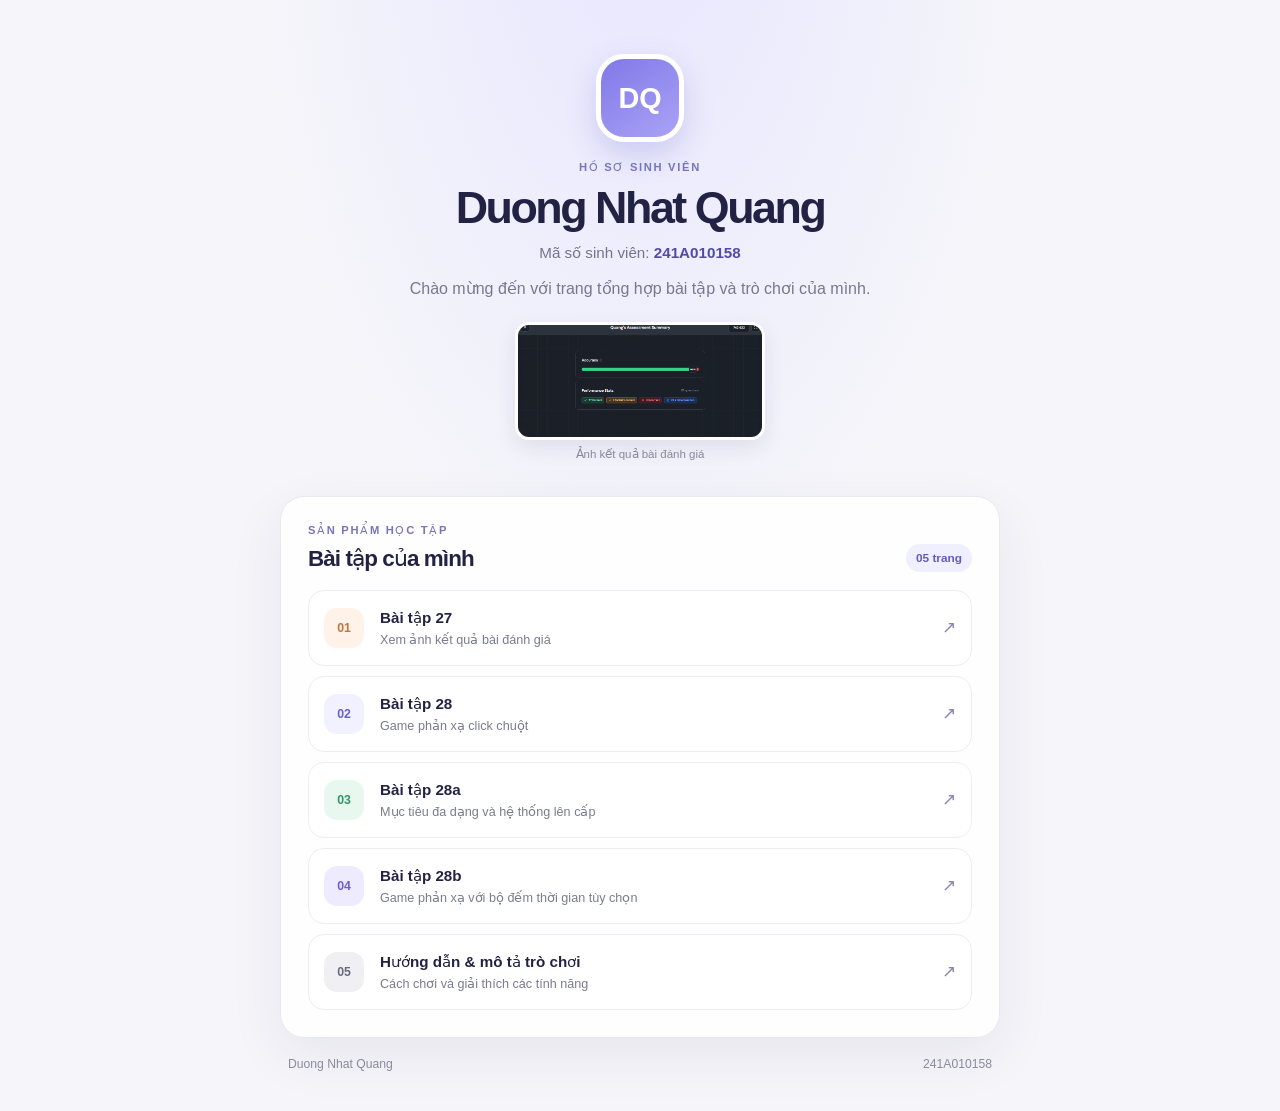
<file: index.html>
<!doctype html>
<html lang="vi">
  <head>
    <meta charset="UTF-8" />
    <meta name="viewport" content="width=device-width, initial-scale=1.0" />
    <meta
      name="description"
      content="Trang chủ bài tập web của Duong Nhat Quang, sinh viên 241A010158."
    />
    <title>Duong Nhat Quang | Bài tập Web</title>
    <link rel="stylesheet" href="home.css" />
  </head>
  <body>
    <main class="portfolio">
      <header class="profile">
        <div class="profile__avatar" aria-hidden="true">DQ</div>
        <p class="profile__eyebrow">HỒ SƠ SINH VIÊN</p>
        <h1>Duong Nhat Quang</h1>
        <p class="profile__id">Mã số sinh viên: <strong>241A010158</strong></p>
        <p class="profile__intro">
          Chào mừng đến với trang tổng hợp bài tập và trò chơi của mình.
        </p>
        <figure class="profile__result">
          <img
            src="assets/bt27-result.png"
            alt="Ảnh kết quả bài đánh giá do Quang cung cấp"
          />
          <figcaption>Ảnh kết quả bài đánh giá</figcaption>
        </figure>
      </header>

      <section class="projects" aria-labelledby="projects-heading">
        <div class="section-heading">
          <div>
            <p class="section-heading__eyebrow">SẢN PHẨM HỌC TẬP</p>
            <h2 id="projects-heading">Bài tập của mình</h2>
          </div>
          <span class="project-count">05 trang</span>
        </div>

        <nav class="project-list" aria-label="Điều hướng bài tập">
          <a class="project-card project-card--warm" href="241A010158bt27.html">
            <span class="project-card__number">01</span>
            <span class="project-card__copy">
              <strong>Bài tập 27</strong>
              <span>Xem ảnh kết quả bài đánh giá</span>
            </span>
            <span class="project-card__arrow" aria-hidden="true">↗</span>
          </a>
          <a class="project-card" href="241A010158bt28.html">
            <span class="project-card__number">02</span>
            <span class="project-card__copy">
              <strong>Bài tập 28</strong>
              <span>Game phản xạ click chuột</span>
            </span>
            <span class="project-card__arrow" aria-hidden="true">↗</span>
          </a>
          <a class="project-card project-card--green" href="241A010158bt28a.html">
            <span class="project-card__number">03</span>
            <span class="project-card__copy">
              <strong>Bài tập 28a</strong>
              <span>Mục tiêu đa dạng và hệ thống lên cấp</span>
            </span>
            <span class="project-card__arrow" aria-hidden="true">↗</span>
          </a>
          <a class="project-card project-card--purple" href="241A010158bt28b.html">
            <span class="project-card__number">04</span>
            <span class="project-card__copy">
              <strong>Bài tập 28b</strong>
              <span>Game phản xạ với bộ đếm thời gian tùy chọn</span>
            </span>
            <span class="project-card__arrow" aria-hidden="true">↗</span>
          </a>
          <a class="project-card project-card--quiet" href="huong-dan.html">
            <span class="project-card__number">05</span>
            <span class="project-card__copy">
              <strong>Hướng dẫn &amp; mô tả trò chơi</strong>
              <span>Cách chơi và giải thích các tính năng</span>
            </span>
            <span class="project-card__arrow" aria-hidden="true">↗</span>
          </a>
        </nav>
      </section>

      <footer class="portfolio__footer">
        <span>Duong Nhat Quang</span>
        <span>241A010158</span>
      </footer>
    </main>
  </body>
</html>
</file>
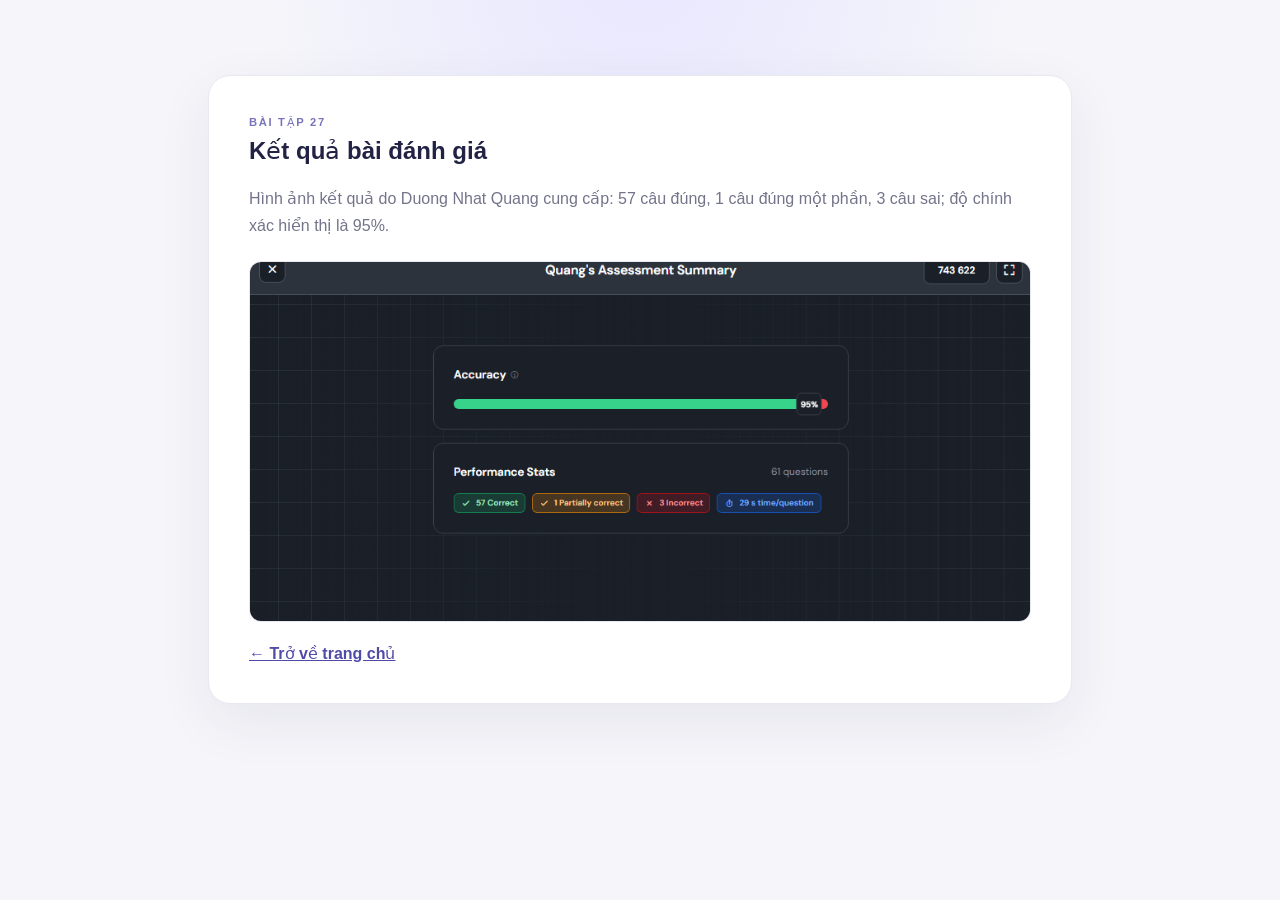
<file: 241A010158bt27.html>
<!doctype html>
<html lang="vi">
  <head>
    <meta charset="UTF-8" />
    <meta name="viewport" content="width=device-width, initial-scale=1.0" />
    <meta name="description" content="Ảnh kết quả bài tập 27 của Duong Nhat Quang." />
    <title>Bài tập 27 | Duong Nhat Quang</title>
    <link rel="stylesheet" href="home.css" />
    <style>
      .result-page {
        width: min(100%, 900px);
        margin: 35px auto;
        padding: 0 18px;
      }
      .result-card {
        padding: clamp(18px, 5vw, 40px);
        border: 1px solid #e8e8f1;
        border-radius: 22px;
        background: #fff;
        box-shadow: 0 18px 55px rgb(38 38 75 / 7%);
      }
      .result-card h1 { margin-top: 0; }
      .result-card img {
        display: block;
        width: 100%;
        height: auto;
        margin-top: 22px;
        border: 1px solid #e7e7ef;
        border-radius: 12px;
      }
      .result-note { color: #73748a; line-height: 1.7; }
      .back-link { display: inline-block; margin-top: 22px; color: #514ba8; font-weight: 700; }
    </style>
  </head>
  <body>
    <main class="result-page">
      <article class="result-card">
        <p class="section-heading__eyebrow">BÀI TẬP 27</p>
        <h1>Kết quả bài đánh giá</h1>
        <p class="result-note">
          Hình ảnh kết quả do Duong Nhat Quang cung cấp: 57 câu đúng, 1 câu đúng một phần,
          3 câu sai; độ chính xác hiển thị là 95%.
        </p>
        <img src="assets/bt27-result.png" alt="Ảnh tổng kết kết quả bài đánh giá của Quang" />
        <a class="back-link" href="index.html">← Trở về trang chủ</a>
      </article>
    </main>
  </body>
</html>
</file>
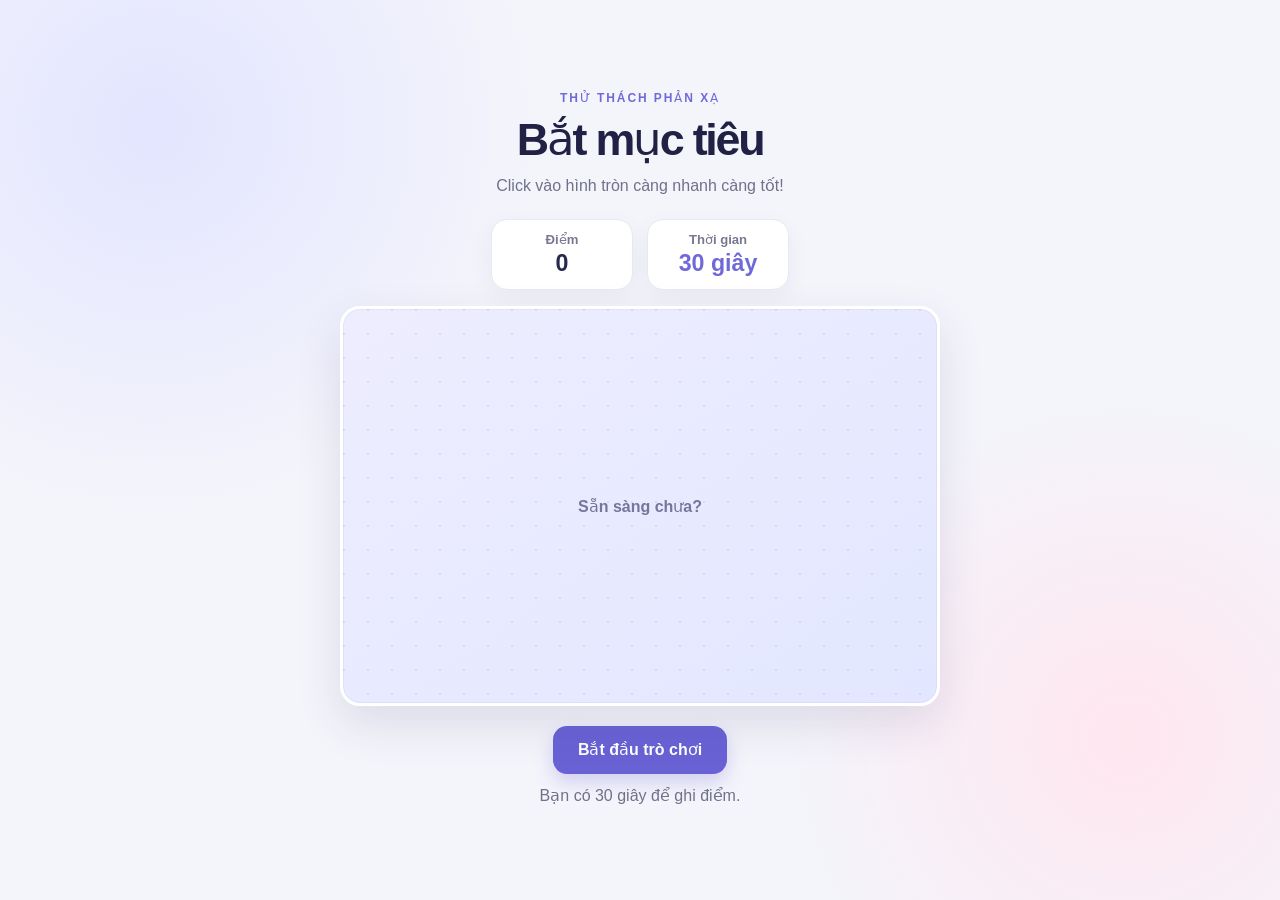
<file: 241A010158bt28.html>
<!doctype html>
<html lang="vi">
  <head>
    <meta charset="UTF-8" />
    <meta name="viewport" content="width=device-width, initial-scale=1.0" />
    <meta
      name="description"
      content="Trò chơi kiểm tra tốc độ phản xạ click chuột."
    />
    <title>Kiểm tra tốc độ phản xạ</title>
    <link rel="stylesheet" href="style.css" />
    <script src="script.js" defer></script>
  </head>
  <body>
    <main class="game">
      <header class="game__header">
        <p class="eyebrow">THỬ THÁCH PHẢN XẠ</p>
        <h1>Bắt mục tiêu</h1>
        <p class="intro">Click vào hình tròn càng nhanh càng tốt!</p>
      </header>

      <section class="scoreboard" aria-label="Thông tin trò chơi">
        <div class="scoreboard__item">
          <span class="scoreboard__label">Điểm</span>
          <span class="scoreboard__value" id="score" aria-live="polite">0</span>
        </div>
        <div class="scoreboard__item scoreboard__item--time">
          <span class="scoreboard__label">Thời gian</span>
          <span class="scoreboard__value" id="timer" role="timer">30 giây</span>
        </div>
      </section>

      <div
        id="arena"
        class="arena"
        role="group"
        aria-label="Khu vực chơi. Click vào mục tiêu màu hồng."
      >
        <span id="target" class="target" aria-label="Mục tiêu"></span>
        <p id="arena-message" class="arena__message">Sẵn sàng chưa?</p>
      </div>

      <div class="game__controls">
        <button id="start-button" class="start-button" type="button">
          Bắt đầu trò chơi
        </button>
        <p id="game-status" class="game-status" aria-live="polite">
          Bạn có 30 giây để ghi điểm.
        </p>
      </div>
    </main>
  </body>
</html>
</file>
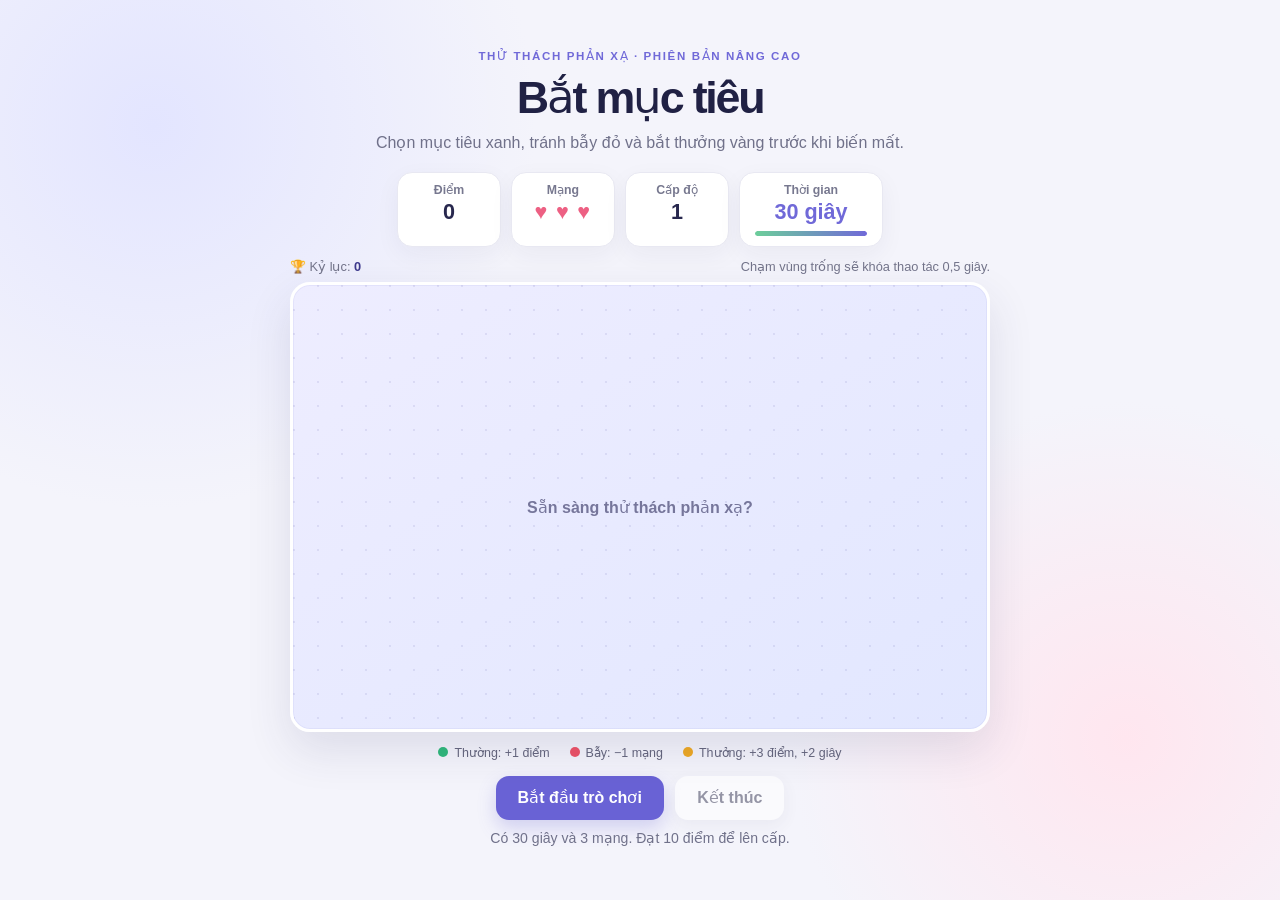
<file: 241A010158bt28a.html>
<!doctype html>
<html lang="vi">
  <head>
    <meta charset="UTF-8" />
    <meta name="viewport" content="width=device-width, initial-scale=1.0" />
    <meta
      name="description"
      content="Game kiểm tra tốc độ phản xạ với nhiều loại mục tiêu và hệ thống lên cấp."
    />
    <title>Bắt mục tiêu — Thử thách phản xạ nâng cao</title>
    <link rel="stylesheet" href="style-bt28a.css" />
    <script src="script-bt28a.js" defer></script>
  </head>
  <body class="enhanced-page">
    <main class="game">
      <header class="game__header">
        <p class="eyebrow">THỬ THÁCH PHẢN XẠ · PHIÊN BẢN NÂNG CAO</p>
        <h1>Bắt mục tiêu</h1>
        <p class="intro">
          Chọn mục tiêu xanh, tránh bẫy đỏ và bắt thưởng vàng trước khi biến mất.
        </p>
      </header>

      <section class="scoreboard" aria-label="Thông tin trò chơi">
        <div class="scoreboard__item">
          <span class="scoreboard__label">Điểm</span>
          <span class="scoreboard__value" id="score" aria-live="polite">0</span>
        </div>
        <div class="scoreboard__item">
          <span class="scoreboard__label">Mạng</span>
          <span class="scoreboard__value scoreboard__value--lives" id="lives">
            ♥ ♥ ♥
          </span>
        </div>
        <div class="scoreboard__item">
          <span class="scoreboard__label">Cấp độ</span>
          <span class="scoreboard__value" id="level">1</span>
        </div>
        <div class="scoreboard__item scoreboard__item--time">
          <span class="scoreboard__label">Thời gian</span>
          <span class="scoreboard__value" id="timer" role="timer">30 giây</span>
          <span class="timer-track" aria-hidden="true">
            <span id="timer-bar" class="timer-track__fill"></span>
          </span>
        </div>
      </section>

      <div class="game-meta">
        <span>🏆 Kỷ lục: <strong id="high-score">0</strong></span>
        <span>Chạm vùng trống sẽ khóa thao tác 0,5 giây.</span>
      </div>

      <div
        id="arena"
        class="arena"
        role="group"
        aria-label="Khu vực chơi. Bắt mục tiêu xanh và vàng, tránh mục tiêu đỏ."
      >
        <p id="arena-message" class="arena__message">
          Sẵn sàng thử thách phản xạ?
        </p>
        <p id="penalty-message" class="penalty-message" aria-live="polite"></p>
      </div>

      <div class="legend" aria-label="Phân loại mục tiêu">
        <span class="legend__item"><i class="legend__dot legend__dot--green"></i>Thường: +1 điểm</span>
        <span class="legend__item"><i class="legend__dot legend__dot--red"></i>Bẫy: −1 mạng</span>
        <span class="legend__item"><i class="legend__dot legend__dot--gold"></i>Thưởng: +3 điểm, +2 giây</span>
      </div>

      <div class="game__controls">
        <button id="start-button" class="button button--primary" type="button">
          Bắt đầu trò chơi
        </button>
        <button id="end-button" class="button button--secondary" type="button" disabled>
          Kết thúc
        </button>
        <p id="game-status" class="game-status" aria-live="polite">
          Có 30 giây và 3 mạng. Đạt 10 điểm để lên cấp.
        </p>
      </div>
    </main>
  </body>
</html>
</file>
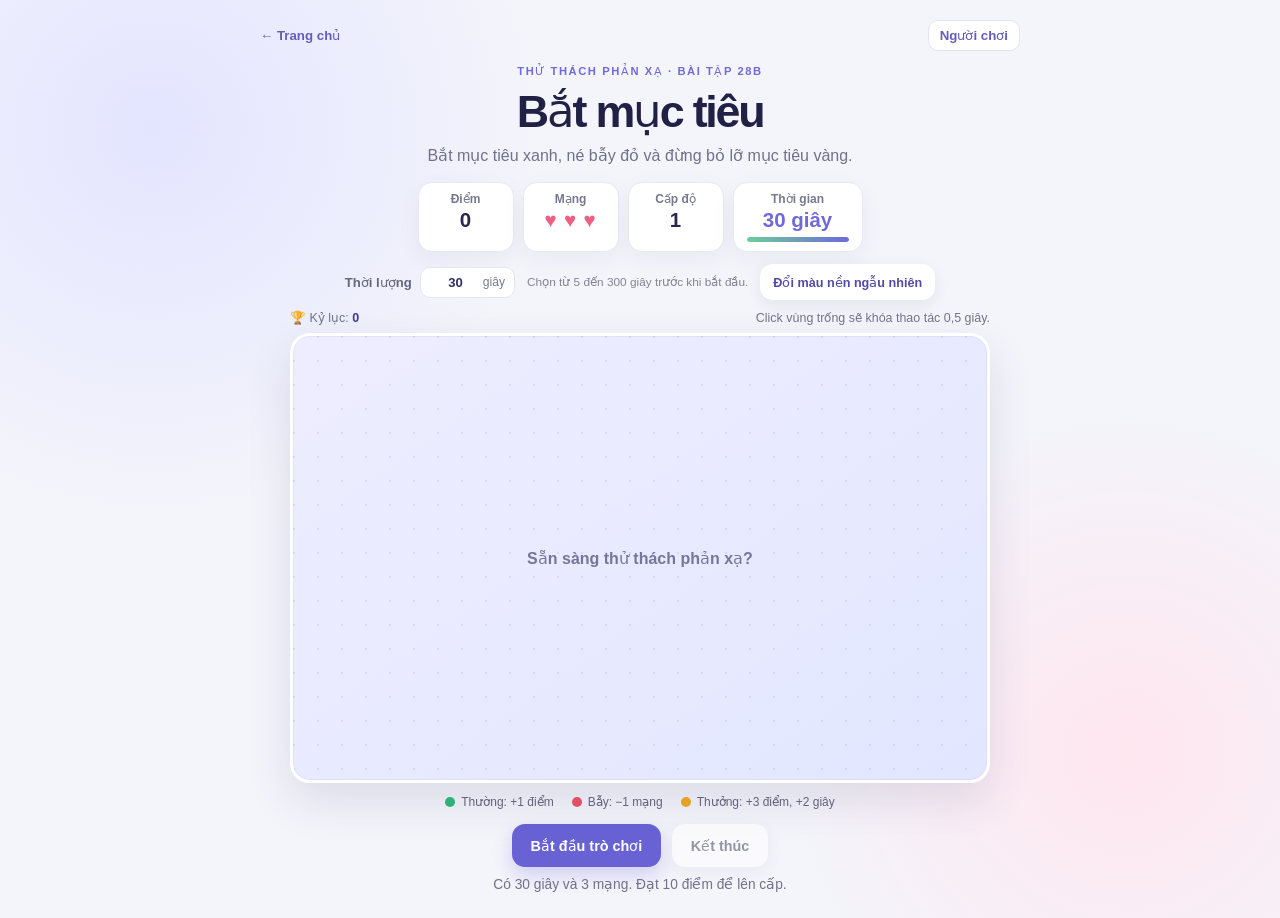
<file: 241A010158bt28b.html>
<!doctype html>
<html lang="vi">
  <head>
    <meta charset="UTF-8" />
    <meta name="viewport" content="width=device-width, initial-scale=1.0" />
    <meta
      name="description"
      content="Bài tập 28b: game phản xạ có bộ đếm thời gian tùy chọn và đổi màu nền."
    />
    <title>Bắt mục tiêu — Bài tập 28b</title>
    <link rel="stylesheet" href="style-bt28b.css" />
    <script src="script-bt28b.js" defer></script>
  </head>
  <body class="game-page">
    <main class="game">
      <nav class="top-nav" aria-label="Điều hướng">
        <a href="index.html">← Trang chủ</a>
        <button id="player-button" class="text-button" type="button">Người chơi</button>
      </nav>

      <header class="game__header">
        <p class="eyebrow">THỬ THÁCH PHẢN XẠ · BÀI TẬP 28B</p>
        <h1>Bắt mục tiêu</h1>
        <p class="intro">Bắt mục tiêu xanh, né bẫy đỏ và đừng bỏ lỡ mục tiêu vàng.</p>
        <p id="player-info" class="player-info" aria-live="polite" hidden></p>
      </header>

      <section class="scoreboard" aria-label="Thông tin trò chơi">
        <div class="scoreboard__item">
          <span class="scoreboard__label">Điểm</span>
          <span class="scoreboard__value" id="score" aria-live="polite">0</span>
        </div>
        <div class="scoreboard__item">
          <span class="scoreboard__label">Mạng</span>
          <span class="scoreboard__value scoreboard__value--lives" id="lives">♥ ♥ ♥</span>
        </div>
        <div class="scoreboard__item">
          <span class="scoreboard__label">Cấp độ</span>
          <span class="scoreboard__value" id="level">1</span>
        </div>
        <div class="scoreboard__item scoreboard__item--time">
          <span class="scoreboard__label">Thời gian</span>
          <span class="scoreboard__value" id="timer" role="timer">30 giây</span>
          <span class="timer-track" aria-hidden="true">
            <span id="timer-bar" class="timer-track__fill"></span>
          </span>
        </div>
      </section>

      <section class="settings" aria-label="Tùy chọn trò chơi">
        <label class="duration-control" for="duration-input">
          Thời lượng
          <span class="duration-control__input">
            <input
              id="duration-input"
              type="number"
              min="5"
              max="300"
              step="1"
              value="30"
              inputmode="numeric"
              aria-describedby="duration-help"
            />
            <span>giây</span>
          </span>
        </label>
        <p id="duration-help" class="settings__hint">Chọn từ 5 đến 300 giây trước khi bắt đầu.</p>
        <button id="background-button" class="button button--theme" type="button">
          Đổi màu nền ngẫu nhiên
        </button>
      </section>

      <div class="game-meta">
        <span>🏆 Kỷ lục: <strong id="high-score">0</strong></span>
        <span>Click vùng trống sẽ khóa thao tác 0,5 giây.</span>
      </div>

      <div
        id="arena"
        class="arena"
        role="group"
        aria-label="Khu vực chơi. Bắt mục tiêu xanh và vàng, tránh mục tiêu đỏ."
      >
        <p id="arena-message" class="arena__message">Sẵn sàng thử thách phản xạ?</p>
        <p id="penalty-message" class="penalty-message" aria-live="polite"></p>
      </div>

      <div class="legend" aria-label="Phân loại mục tiêu">
        <span class="legend__item"><i class="legend__dot legend__dot--green"></i>Thường: +1 điểm</span>
        <span class="legend__item"><i class="legend__dot legend__dot--red"></i>Bẫy: −1 mạng</span>
        <span class="legend__item"><i class="legend__dot legend__dot--gold"></i>Thưởng: +3 điểm, +2 giây</span>
      </div>

      <div class="game__controls">
        <button id="start-button" class="button button--primary" type="button">
          Bắt đầu trò chơi
        </button>
        <button id="end-button" class="button button--secondary" type="button" disabled>
          Kết thúc
        </button>
        <p id="game-status" class="game-status" aria-live="polite">
          Có 30 giây và 3 mạng. Đạt 10 điểm để lên cấp.
        </p>
      </div>
    </main>
  </body>
</html>
</file>
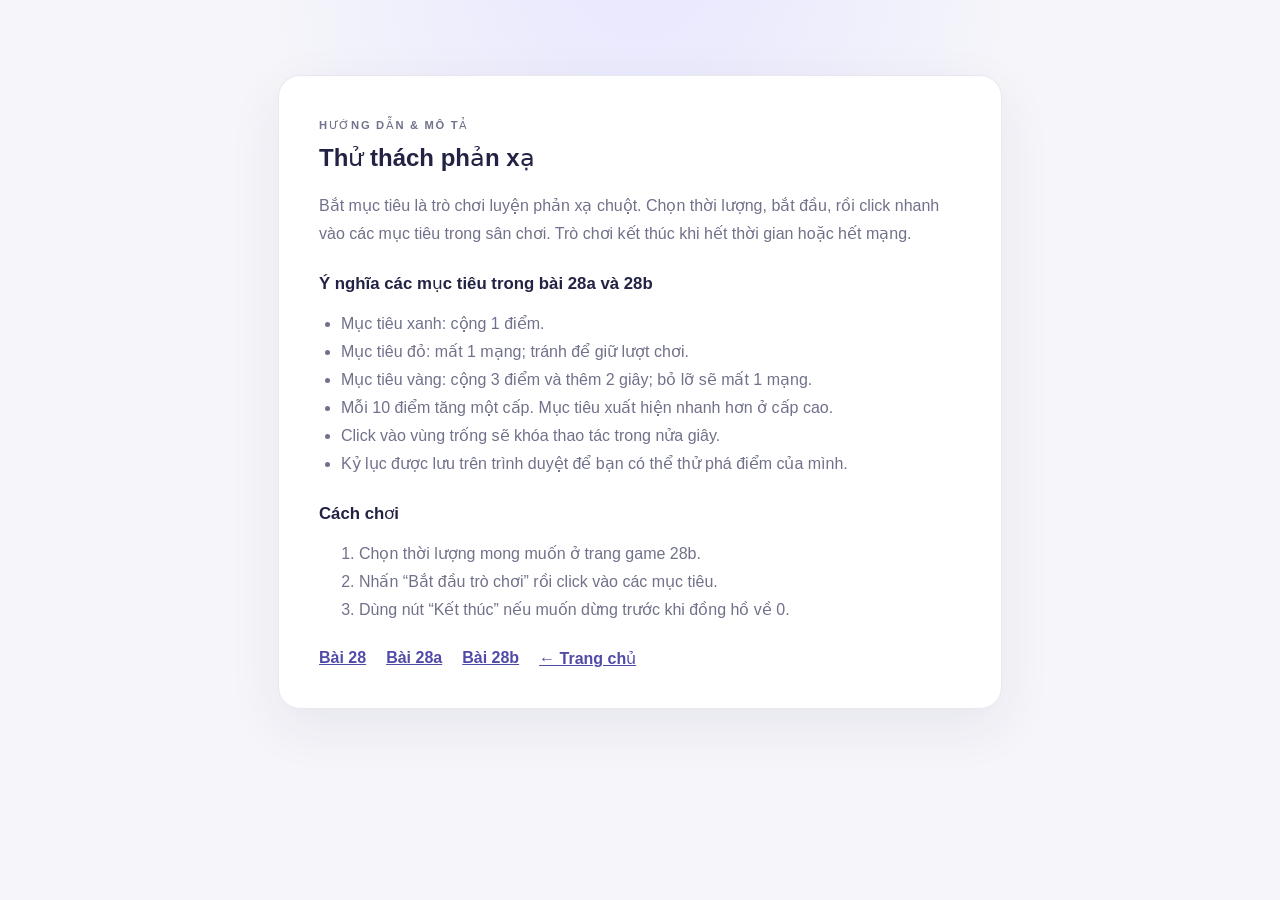
<file: huong-dan.html>
<!doctype html>
<html lang="vi">
  <head>
    <meta charset="UTF-8" />
    <meta name="viewport" content="width=device-width, initial-scale=1.0" />
    <meta name="description" content="Hướng dẫn chơi và mô tả game phản xạ click chuột." />
    <title>Hướng dẫn trò chơi | Duong Nhat Quang</title>
    <link rel="stylesheet" href="home.css" />
    <style>
      .guide {
        width: min(100%, 760px);
        margin: 35px auto;
        padding: 0 18px;
      }
      .guide__card {
        padding: clamp(20px, 5vw, 40px);
        border: 1px solid #e8e8f1;
        border-radius: 22px;
        background: #fff;
        box-shadow: 0 18px 55px rgb(38 38 75 / 7%);
      }
      .guide h1 { margin-top: 0; }
      .guide h2 { margin-top: 25px; font-size: 1.05rem; }
      .guide p, .guide li { color: #70718a; line-height: 1.75; }
      .guide ul { padding-left: 22px; }
      .guide a { color: #514ba8; font-weight: 700; }
      .guide nav { display: flex; flex-wrap: wrap; gap: 12px 20px; margin-top: 25px; }
    </style>
  </head>
  <body>
    <main class="guide">
      <article class="guide__card">
        <p class="section-heading__eyebrow">HƯỚNG DẪN &amp; MÔ TẢ</p>
        <h1>Thử thách phản xạ</h1>
        <p>
          Bắt mục tiêu là trò chơi luyện phản xạ chuột. Chọn thời lượng, bắt đầu,
          rồi click nhanh vào các mục tiêu trong sân chơi. Trò chơi kết thúc khi
          hết thời gian hoặc hết mạng.
        </p>
        <h2>Ý nghĩa các mục tiêu trong bài 28a và 28b</h2>
        <ul>
          <li>Mục tiêu xanh: cộng 1 điểm.</li>
          <li>Mục tiêu đỏ: mất 1 mạng; tránh để giữ lượt chơi.</li>
          <li>Mục tiêu vàng: cộng 3 điểm và thêm 2 giây; bỏ lỡ sẽ mất 1 mạng.</li>
          <li>Mỗi 10 điểm tăng một cấp. Mục tiêu xuất hiện nhanh hơn ở cấp cao.</li>
          <li>Click vào vùng trống sẽ khóa thao tác trong nửa giây.</li>
          <li>Kỷ lục được lưu trên trình duyệt để bạn có thể thử phá điểm của mình.</li>
        </ul>
        <h2>Cách chơi</h2>
        <ol>
          <li>Chọn thời lượng mong muốn ở trang game 28b.</li>
          <li>Nhấn “Bắt đầu trò chơi” rồi click vào các mục tiêu.</li>
          <li>Dùng nút “Kết thúc” nếu muốn dừng trước khi đồng hồ về 0.</li>
        </ol>
        <nav aria-label="Mở các phiên bản trò chơi">
          <a href="241A010158bt28.html">Bài 28</a>
          <a href="241A010158bt28a.html">Bài 28a</a>
          <a href="241A010158bt28b.html">Bài 28b</a>
          <a href="index.html">← Trang chủ</a>
        </nav>
      </article>
    </main>
  </body>
</html>
</file>
<file: home.css>
:root {
  font-family: Inter, "Segoe UI", sans-serif;
  color: #222344;
  background: #f5f5fa;
  font-synthesis: none;
  text-rendering: optimizeLegibility;
}

* {
  box-sizing: border-box;
}

body {
  min-width: 320px;
  min-height: 100vh;
  margin: 0;
  padding: 40px 20px;
  background:
    radial-gradient(ellipse at 50% -12%, #e7e6ff 0, transparent 42%),
    #f5f5fa;
}

.portfolio {
  width: min(100%, 720px);
  margin: 0 auto;
}

.profile {
  padding: 14px 8px 35px;
  text-align: center;
}

.profile__avatar {
  display: grid;
  width: 88px;
  height: 88px;
  margin: 0 auto 19px;
  place-items: center;
  border: 5px solid #fff;
  border-radius: 28px;
  background: linear-gradient(145deg, #8178e8, #aaa3f5);
  color: #fff;
  font-size: 1.8rem;
  font-weight: 850;
  box-shadow: 0 12px 30px rgb(93 85 198 / 22%);
}

.profile__eyebrow,
.section-heading__eyebrow {
  margin: 0 0 8px;
  color: #7774bb;
  font-size: 0.7rem;
  font-weight: 800;
  letter-spacing: 0.15em;
}

.profile h1 {
  margin: 0;
  font-size: clamp(2rem, 7vw, 2.8rem);
  letter-spacing: -0.055em;
}

.profile__id {
  margin: 11px 0 0;
  color: #74748d;
  font-size: 0.95rem;
}

.profile__id strong {
  color: #514ba8;
  font-variant-numeric: tabular-nums;
}

.profile__intro {
  margin: 14px 0 0;
  color: #77788f;
  line-height: 1.6;
}

.profile__result {
  width: min(100%, 250px);
  margin: 20px auto 0;
}

.profile__result img {
  display: block;
  width: 100%;
  height: auto;
  border: 3px solid #fff;
  border-radius: 14px;
  box-shadow: 0 8px 22px rgb(38 38 75 / 9%);
}

.profile__result figcaption {
  margin-top: 7px;
  color: #88889b;
  font-size: 0.72rem;
}

.projects {
  padding: 27px;
  border: 1px solid #e8e8f1;
  border-radius: 24px;
  background: rgb(255 255 255 / 90%);
  box-shadow: 0 18px 55px rgb(38 38 75 / 7%);
}

.section-heading {
  display: flex;
  align-items: end;
  justify-content: space-between;
  gap: 12px;
  margin-bottom: 18px;
}

.section-heading h2 {
  margin: 0;
  font-size: 1.4rem;
  letter-spacing: -0.04em;
}

.project-count {
  padding: 7px 10px;
  border-radius: 999px;
  background: #f0efff;
  color: #635bbd;
  font-size: 0.74rem;
  font-weight: 750;
}

.project-list {
  display: grid;
  gap: 10px;
}

.project-card {
  display: grid;
  grid-template-columns: 43px minmax(0, 1fr) 22px;
  align-items: center;
  gap: 13px;
  min-height: 76px;
  padding: 12px 15px;
  border: 1px solid #eeedf4;
  border-radius: 16px;
  background: #fff;
  color: inherit;
  text-decoration: none;
  transition:
    border-color 150ms ease,
    box-shadow 150ms ease,
    transform 150ms ease;
}

.project-card:hover {
  border-color: #d4d0fa;
  box-shadow: 0 8px 20px rgb(48 46 95 / 7%);
  transform: translateY(-2px);
}

.project-card:focus-visible {
  outline: 3px solid #8b83ec;
  outline-offset: 3px;
}

.project-card__number {
  display: grid;
  width: 40px;
  height: 40px;
  place-items: center;
  border-radius: 13px;
  background: #f2f1ff;
  color: #6861c6;
  font-size: 0.77rem;
  font-weight: 800;
}

.project-card--warm .project-card__number {
  background: #fff2e8;
  color: #be7540;
}

.project-card--green .project-card__number {
  background: #e8f8ef;
  color: #319867;
}

.project-card--purple .project-card__number {
  background: #eeeaff;
  color: #735cc6;
}

.project-card--quiet .project-card__number {
  background: #f0f0f4;
  color: #696a7d;
}

.project-card__copy {
  display: grid;
  gap: 5px;
  min-width: 0;
}

.project-card__copy strong {
  font-size: 0.95rem;
}

.project-card__copy span {
  overflow: hidden;
  color: #7b7b90;
  font-size: 0.79rem;
  text-overflow: ellipsis;
  white-space: nowrap;
}

.project-card__arrow {
  color: #8885b6;
  font-size: 1.05rem;
  text-align: right;
}

.portfolio__footer {
  display: flex;
  justify-content: space-between;
  padding: 19px 8px 0;
  color: #8a8a9d;
  font-size: 0.76rem;
}

@media (max-width: 520px) {
  body {
    padding: 24px 14px;
  }

  .projects {
    padding: 20px 15px;
    border-radius: 20px;
  }

  .project-card {
    grid-template-columns: 37px minmax(0, 1fr) 18px;
    gap: 10px;
    padding: 11px;
  }

  .project-card__number {
    width: 36px;
    height: 36px;
  }
}
</file>
<file: style.css>
:root {
  color-scheme: light;
  font-family: Inter, "Segoe UI", sans-serif;
  color: #202144;
  background: #f4f4fb;
  font-synthesis: none;
  text-rendering: optimizeLegibility;
}

* {
  box-sizing: border-box;
}

body {
  min-width: 320px;
  min-height: 100vh;
  margin: 0;
  display: grid;
  place-items: center;
  padding: 32px 16px;
  background:
    radial-gradient(circle at 12% 14%, #e3e5ff 0, transparent 28%),
    radial-gradient(circle at 88% 82%, #ffe6ef 0, transparent 25%),
    #f4f4fb;
}

.game {
  width: min(100%, 680px);
  text-align: center;
}

.game__header {
  margin-bottom: 24px;
}

.eyebrow {
  margin: 0 0 8px;
  color: #7069d8;
  font-size: 0.75rem;
  font-weight: 800;
  letter-spacing: 0.16em;
}

h1 {
  margin: 0;
  font-size: clamp(2rem, 6vw, 2.8rem);
  letter-spacing: -0.05em;
}

.intro {
  margin: 10px 0 0;
  color: #70718a;
}

.scoreboard {
  display: flex;
  justify-content: center;
  gap: 14px;
  margin: 0 auto 16px;
}

.scoreboard__item {
  min-width: 142px;
  padding: 12px 20px;
  border: 1px solid #e8e8f2;
  border-radius: 16px;
  background: #fff;
  box-shadow: 0 8px 24px rgb(38 38 75 / 5%);
}

.scoreboard__label,
.scoreboard__value {
  display: block;
}

.scoreboard__label {
  margin-bottom: 3px;
  color: #77788f;
  font-size: 0.82rem;
  font-weight: 600;
}

.scoreboard__value {
  color: #28284e;
  font-size: 1.45rem;
  font-weight: 800;
  font-variant-numeric: tabular-nums;
}

.scoreboard__item--time .scoreboard__value {
  color: #7069d8;
}

.arena {
  position: relative;
  width: min(600px, 100%);
  height: 400px;
  margin: 0 auto;
  overflow: hidden;
  border: 3px solid #fff;
  border-radius: 20px;
  background:
    radial-gradient(circle at 1px 1px, rgb(102 100 174 / 13%) 1px, transparent 0)
      0 0 / 24px 24px,
    linear-gradient(145deg, #eeedff, #e2e7ff);
  box-shadow:
    0 18px 45px rgb(47 47 99 / 12%),
    inset 0 0 0 1px rgb(108 104 204 / 8%);
}

.target {
  position: absolute;
  z-index: 1;
  display: none;
  width: 38px;
  height: 38px;
  border: 4px solid #fff;
  border-radius: 50%;
  background: #f04483;
  box-shadow: 0 5px 14px rgb(240 68 131 / 40%);
  cursor: crosshair;
  transition: transform 100ms ease;
}

.target:hover {
  transform: scale(1.12);
}

.target:active {
  transform: scale(0.9);
}

.arena__message {
  position: absolute;
  top: 50%;
  left: 50%;
  margin: 0;
  color: #76769b;
  font-size: 1rem;
  font-weight: 650;
  transform: translate(-50%, -50%);
  pointer-events: none;
}

.game__controls {
  margin-top: 20px;
}

.start-button {
  min-height: 48px;
  padding: 0 25px;
  border: 0;
  border-radius: 14px;
  background: #6962d5;
  color: #fff;
  font: inherit;
  font-weight: 750;
  box-shadow: 0 8px 18px rgb(105 98 213 / 25%);
  cursor: pointer;
  transition:
    background 150ms ease,
    transform 150ms ease,
    box-shadow 150ms ease;
}

.start-button:hover:not(:disabled) {
  background: #5750c2;
  box-shadow: 0 10px 22px rgb(105 98 213 / 32%);
  transform: translateY(-1px);
}

.start-button:focus-visible {
  outline: 3px solid #f39abb;
  outline-offset: 3px;
}

.start-button:disabled {
  opacity: 0.7;
  cursor: not-allowed;
}

.game-status {
  min-height: 24px;
  margin: 12px 0 0;
  color: #70718a;
}

@media (max-width: 640px) {
  .arena {
    height: min(400px, 66.67vw);
    min-height: 260px;
  }
}

@media (prefers-reduced-motion: reduce) {
  *,
  *::before,
  *::after {
    scroll-behavior: auto !important;
    transition-duration: 0.01ms !important;
  }
}
</file>
<file: style-bt28a.css>
:root {
  color-scheme: light;
  font-family: Inter, "Segoe UI", sans-serif;
  color: #202144;
  background: #f4f4fb;
  font-synthesis: none;
  text-rendering: optimizeLegibility;
}

* {
  box-sizing: border-box;
}

body.enhanced-page {
  min-width: 320px;
  min-height: 100vh;
  margin: 0;
  display: grid;
  place-items: center;
  padding: 28px 16px;
  background:
    radial-gradient(circle at 12% 14%, #e3e5ff 0, transparent 28%),
    radial-gradient(circle at 88% 82%, #ffe6ef 0, transparent 25%),
    #f4f4fb;
}

.game {
  width: min(100%, 760px);
  text-align: center;
}

.game__header {
  margin-bottom: 20px;
}

.eyebrow {
  margin: 0 0 8px;
  color: #7069d8;
  font-size: 0.72rem;
  font-weight: 800;
  letter-spacing: 0.14em;
}

h1 {
  margin: 0;
  font-size: clamp(2rem, 6vw, 2.8rem);
  letter-spacing: -0.05em;
}

.intro {
  margin: 9px 0 0;
  color: #70718a;
}

.scoreboard {
  display: flex;
  justify-content: center;
  gap: 10px;
  margin: 0 auto 12px;
}

.scoreboard__item {
  min-width: 104px;
  padding: 10px 15px;
  border: 1px solid #e8e8f2;
  border-radius: 15px;
  background: #fff;
  box-shadow: 0 8px 24px rgb(38 38 75 / 5%);
}

.scoreboard__item--time {
  min-width: 144px;
}

.scoreboard__label,
.scoreboard__value {
  display: block;
}

.scoreboard__label {
  margin-bottom: 2px;
  color: #77788f;
  font-size: 0.77rem;
  font-weight: 600;
}

.scoreboard__value {
  color: #28284e;
  font-size: 1.35rem;
  font-weight: 800;
  font-variant-numeric: tabular-nums;
}

.scoreboard__value--lives {
  color: #ed6083;
  letter-spacing: 0.06em;
}

.scoreboard__item--time .scoreboard__value {
  color: #7069d8;
}

.timer-track {
  display: block;
  height: 5px;
  margin-top: 6px;
  overflow: hidden;
  border-radius: 5px;
  background: #eeedf8;
}

.timer-track__fill {
  display: block;
  width: 100%;
  height: 100%;
  border-radius: inherit;
  background: linear-gradient(90deg, #6cce9a, #7069d8);
  transition: width 120ms linear;
}

.game-meta {
  display: flex;
  justify-content: space-between;
  width: min(700px, 100%);
  margin: 0 auto 8px;
  color: #73748a;
  font-size: 0.8rem;
}

.game-meta strong {
  color: #3e3a8d;
  font-variant-numeric: tabular-nums;
}

.arena {
  position: relative;
  width: min(700px, 100%);
  height: 450px;
  margin: 0 auto;
  overflow: hidden;
  border: 3px solid #fff;
  border-radius: 20px;
  background:
    radial-gradient(circle at 1px 1px, rgb(102 100 174 / 13%) 1px, transparent 0)
      0 0 / 24px 24px,
    linear-gradient(145deg, #eeedff, #e2e7ff);
  box-shadow:
    0 18px 45px rgb(47 47 99 / 12%),
    inset 0 0 0 1px rgb(108 104 204 / 8%);
  touch-action: manipulation;
}

.target {
  position: absolute;
  z-index: 1;
  display: grid;
  place-items: center;
  width: 48px;
  height: 48px;
  padding: 0;
  border: 4px solid #fff;
  border-radius: 50%;
  color: #fff;
  font: inherit;
  font-size: 1.15rem;
  font-weight: 900;
  cursor: crosshair;
  animation: target-life var(--target-lifetime) linear both;
  will-change: transform, opacity;
}

.target:hover {
  filter: brightness(1.08);
}

.target--green {
  background: #2fb97b;
  box-shadow: 0 5px 16px rgb(47 185 123 / 38%);
}

.target--red {
  background: #ee5266;
  box-shadow: 0 5px 16px rgb(238 82 102 / 38%);
}

.target--gold {
  background: #efa923;
  box-shadow: 0 5px 18px rgb(239 169 35 / 48%);
}

.target--hit {
  animation: target-hit 150ms ease-in forwards;
  pointer-events: none;
}

.arena__message {
  position: absolute;
  top: 50%;
  left: 50%;
  width: max-content;
  max-width: 90%;
  margin: 0;
  color: #76769b;
  font-size: 1rem;
  font-weight: 700;
  transform: translate(-50%, -50%);
  pointer-events: none;
}

.arena__message[hidden] {
  display: none;
}

.penalty-message {
  position: absolute;
  top: 14px;
  left: 50%;
  margin: 0;
  padding: 7px 12px;
  border-radius: 999px;
  background: #fff;
  color: #c43c51;
  font-size: 0.8rem;
  font-weight: 750;
  opacity: 0;
  transform: translate(-50%, -5px);
  transition:
    opacity 120ms ease,
    transform 120ms ease;
  pointer-events: none;
}

.penalty-message--visible {
  opacity: 1;
  transform: translate(-50%, 0);
}

.legend {
  display: flex;
  flex-wrap: wrap;
  justify-content: center;
  gap: 10px 20px;
  margin: 13px 0 0;
  color: #65667d;
  font-size: 0.78rem;
}

.legend__item {
  display: inline-flex;
  align-items: center;
  gap: 6px;
}

.legend__dot {
  width: 10px;
  height: 10px;
  border-radius: 50%;
}

.legend__dot--green {
  background: #2fb97b;
}

.legend__dot--red {
  background: #ee5266;
}

.legend__dot--gold {
  background: #efa923;
}

.game__controls {
  margin-top: 16px;
}

.button {
  min-height: 44px;
  padding: 0 22px;
  border: 0;
  border-radius: 13px;
  font: inherit;
  font-weight: 750;
  cursor: pointer;
  transition:
    background 150ms ease,
    transform 150ms ease,
    box-shadow 150ms ease;
}

.button:focus-visible {
  outline: 3px solid #f39abb;
  outline-offset: 3px;
}

.button--primary {
  background: #6962d5;
  color: #fff;
  box-shadow: 0 8px 18px rgb(105 98 213 / 25%);
}

.button--primary:hover:not(:disabled) {
  background: #5750c2;
  box-shadow: 0 10px 22px rgb(105 98 213 / 32%);
  transform: translateY(-1px);
}

.button--secondary {
  margin-left: 7px;
  background: #fff;
  color: #55566d;
  box-shadow: 0 5px 15px rgb(38 38 75 / 8%);
}

.button--secondary:hover:not(:disabled) {
  background: #fce7eb;
  color: #bd3d52;
}

.button:disabled {
  opacity: 0.6;
  cursor: not-allowed;
}

.game-status {
  min-height: 22px;
  margin: 10px 0 0;
  color: #70718a;
  font-size: 0.88rem;
}

@keyframes target-life {
  0% {
    opacity: 0;
    transform: scale(0.35);
  }

  10% {
    opacity: 1;
    transform: scale(1);
  }

  100% {
    opacity: 0.78;
    transform: scale(0.7);
  }
}

@keyframes target-hit {
  to {
    opacity: 0;
    transform: scale(1.35);
  }
}

@media (max-width: 640px) {
  .scoreboard {
    flex-wrap: wrap;
    gap: 8px;
  }

  .scoreboard__item {
    flex: 1 1 38%;
  }

  .game-meta {
    gap: 8px;
    font-size: 0.72rem;
    text-align: left;
  }

  .arena {
    height: clamp(280px, calc((100vw - 32px) * 0.642857), 450px);
  }

  .legend {
    gap: 8px 12px;
    font-size: 0.7rem;
  }
}

@media (prefers-reduced-motion: reduce) {
  *,
  *::before,
  *::after {
    scroll-behavior: auto !important;
    transition-duration: 0.01ms !important;
  }
}
</file>
<file: style-bt28b.css>
:root {
  color-scheme: light;
  font-family: Inter, "Segoe UI", sans-serif;
  color: #202144;
  background: #f4f4fb;
  font-synthesis: none;
  text-rendering: optimizeLegibility;
}

* {
  box-sizing: border-box;
}

body.game-page {
  min-width: 320px;
  min-height: 100vh;
  margin: 0;
  display: grid;
  place-items: center;
  padding: 20px 16px;
  background:
    radial-gradient(circle at 12% 14%, #e3e5ff 0, transparent 28%),
    radial-gradient(circle at 88% 82%, #ffe6ef 0, transparent 25%),
    #f4f4fb;
  transition: background 250ms ease;
}

.game {
  width: min(100%, 760px);
  text-align: center;
}

.top-nav {
  display: flex;
  justify-content: space-between;
  align-items: center;
  margin-bottom: 14px;
}

.top-nav a,
.text-button {
  color: #645dbd;
  font: inherit;
  font-size: 0.83rem;
  font-weight: 700;
  text-decoration: none;
}

.top-nav a:hover,
.text-button:hover {
  color: #3f397e;
  text-decoration: underline;
}

.text-button {
  padding: 7px 11px;
  border: 1px solid #e4e2f5;
  border-radius: 10px;
  background: #fff;
  cursor: pointer;
}

.game__header {
  margin-bottom: 17px;
}

.eyebrow {
  margin: 0 0 7px;
  color: #7069d8;
  font-size: 0.7rem;
  font-weight: 800;
  letter-spacing: 0.14em;
}

h1 {
  margin: 0;
  font-size: clamp(2rem, 6vw, 2.8rem);
  letter-spacing: -0.05em;
}

.intro {
  margin: 8px 0 0;
  color: #70718a;
}

.player-info {
  display: inline-block;
  margin: 10px 0 0;
  padding: 7px 12px;
  border-radius: 999px;
  background: #fff;
  color: #514ba8;
  font-size: 0.84rem;
  font-weight: 750;
}

.player-info[hidden] {
  display: none;
}

.scoreboard {
  display: flex;
  justify-content: center;
  gap: 9px;
  margin: 0 auto 12px;
}

.scoreboard__item {
  min-width: 96px;
  padding: 9px 13px;
  border: 1px solid #e8e8f2;
  border-radius: 14px;
  background: #fff;
  box-shadow: 0 8px 24px rgb(38 38 75 / 5%);
}

.scoreboard__item--time {
  min-width: 130px;
}

.scoreboard__label,
.scoreboard__value {
  display: block;
}

.scoreboard__label {
  margin-bottom: 2px;
  color: #77788f;
  font-size: 0.75rem;
  font-weight: 600;
}

.scoreboard__value {
  color: #28284e;
  font-size: 1.28rem;
  font-weight: 800;
  font-variant-numeric: tabular-nums;
}

.scoreboard__value--lives {
  color: #ed6083;
  letter-spacing: 0.04em;
}

.scoreboard__item--time .scoreboard__value {
  color: #7069d8;
}

.timer-track {
  display: block;
  height: 5px;
  margin-top: 5px;
  overflow: hidden;
  border-radius: 5px;
  background: #eeedf8;
}

.timer-track__fill {
  display: block;
  width: 100%;
  height: 100%;
  border-radius: inherit;
  background: linear-gradient(90deg, #6cce9a, #7069d8);
  transition: width 120ms linear;
}

.settings {
  display: flex;
  flex-wrap: wrap;
  justify-content: center;
  align-items: center;
  gap: 9px 12px;
  margin: 0 auto 10px;
}

.duration-control {
  display: inline-flex;
  align-items: center;
  gap: 8px;
  color: #65667d;
  font-size: 0.82rem;
  font-weight: 700;
}

.duration-control__input {
  display: inline-flex;
  align-items: center;
  gap: 5px;
  padding: 5px 9px;
  border: 1px solid #e5e4f1;
  border-radius: 10px;
  background: #fff;
}

.duration-control input {
  width: 48px;
  padding: 2px 0;
  border: 0;
  outline: 0;
  background: transparent;
  color: #302e65;
  font: inherit;
  font-variant-numeric: tabular-nums;
  text-align: right;
}

.duration-control input:disabled {
  color: #88889b;
}

.duration-control__input span {
  color: #7a7a90;
  font-size: 0.76rem;
  font-weight: 500;
}

.settings__hint {
  margin: 0;
  color: #838398;
  font-size: 0.74rem;
}

.game-meta {
  display: flex;
  justify-content: space-between;
  width: min(700px, 100%);
  margin: 0 auto 8px;
  color: #73748a;
  font-size: 0.78rem;
}

.game-meta strong {
  color: #3e3a8d;
  font-variant-numeric: tabular-nums;
}

.arena {
  position: relative;
  width: min(700px, 100%);
  height: 450px;
  margin: 0 auto;
  overflow: hidden;
  border: 3px solid #fff;
  border-radius: 20px;
  background:
    radial-gradient(circle at 1px 1px, rgb(102 100 174 / 13%) 1px, transparent 0)
      0 0 / 24px 24px,
    linear-gradient(145deg, var(--arena-color-a, #eeedff), var(--arena-color-b, #e2e7ff));
  box-shadow:
    0 18px 45px rgb(47 47 99 / 12%),
    inset 0 0 0 1px rgb(108 104 204 / 8%);
  touch-action: manipulation;
}

.arena--locked {
  cursor: not-allowed;
}

.target {
  position: absolute;
  z-index: 1;
  display: grid;
  place-items: center;
  width: 48px;
  height: 48px;
  padding: 0;
  border: 4px solid #fff;
  border-radius: 50%;
  color: #fff;
  font: inherit;
  font-size: 1.15rem;
  font-weight: 900;
  cursor: crosshair;
  animation: target-life var(--target-lifetime) linear both;
  will-change: transform, opacity;
}

.target:hover {
  filter: brightness(1.08);
}

.target--green {
  background: #2fb97b;
  box-shadow: 0 5px 16px rgb(47 185 123 / 38%);
}

.target--red {
  background: #ee5266;
  box-shadow: 0 5px 16px rgb(238 82 102 / 38%);
}

.target--gold {
  background: #efa923;
  box-shadow: 0 5px 18px rgb(239 169 35 / 48%);
}

.target--hit {
  animation: target-hit 150ms ease-in forwards;
  pointer-events: none;
}

.arena__message {
  position: absolute;
  top: 50%;
  left: 50%;
  width: max-content;
  max-width: 90%;
  margin: 0;
  color: #76769b;
  font-size: 1rem;
  font-weight: 700;
  transform: translate(-50%, -50%);
  pointer-events: none;
}

.arena__message[hidden] {
  display: none;
}

.penalty-message {
  position: absolute;
  top: 14px;
  left: 50%;
  margin: 0;
  padding: 7px 12px;
  border-radius: 999px;
  background: #fff;
  color: #c43c51;
  font-size: 0.8rem;
  font-weight: 750;
  opacity: 0;
  transform: translate(-50%, -5px);
  transition:
    opacity 120ms ease,
    transform 120ms ease;
  pointer-events: none;
}

.penalty-message--visible {
  opacity: 1;
  transform: translate(-50%, 0);
}

.legend {
  display: flex;
  flex-wrap: wrap;
  justify-content: center;
  gap: 9px 18px;
  margin: 12px 0 0;
  color: #65667d;
  font-size: 0.75rem;
}

.legend__item {
  display: inline-flex;
  align-items: center;
  gap: 6px;
}

.legend__dot {
  width: 10px;
  height: 10px;
  border-radius: 50%;
}

.legend__dot--green { background: #2fb97b; }
.legend__dot--red { background: #ee5266; }
.legend__dot--gold { background: #efa923; }

.game__controls {
  margin-top: 15px;
}

.button {
  min-height: 43px;
  padding: 0 19px;
  border: 0;
  border-radius: 13px;
  font: inherit;
  font-size: 0.9rem;
  font-weight: 750;
  cursor: pointer;
  transition:
    background 150ms ease,
    transform 150ms ease,
    box-shadow 150ms ease;
}

.button:focus-visible,
.duration-control input:focus-visible {
  outline: 3px solid #f39abb;
  outline-offset: 3px;
}

.button--primary {
  background: #6962d5;
  color: #fff;
  box-shadow: 0 8px 18px rgb(105 98 213 / 25%);
}

.button--primary:hover:not(:disabled) {
  background: #5750c2;
  box-shadow: 0 10px 22px rgb(105 98 213 / 32%);
  transform: translateY(-1px);
}

.button--secondary {
  margin-left: 6px;
  background: #fff;
  color: #55566d;
  box-shadow: 0 5px 15px rgb(38 38 75 / 8%);
}

.button--secondary:hover:not(:disabled) {
  background: #fce7eb;
  color: #bd3d52;
}

.button--theme {
  min-height: 36px;
  padding: 0 13px;
  background: #fff;
  color: #514ba8;
  font-size: 0.79rem;
  box-shadow: 0 5px 15px rgb(38 38 75 / 8%);
}

.button--theme:hover {
  background: #f0efff;
}

.button:disabled {
  opacity: 0.6;
  cursor: not-allowed;
}

.game-status {
  min-height: 22px;
  margin: 9px 0 0;
  color: #70718a;
  font-size: 0.86rem;
}

@keyframes target-life {
  0% {
    opacity: 0;
    transform: scale(0.35);
  }

  10% {
    opacity: 1;
    transform: scale(1);
  }

  100% {
    opacity: 0.78;
    transform: scale(0.7);
  }
}

@keyframes target-hit {
  to {
    opacity: 0;
    transform: scale(1.35);
  }
}

@media (max-width: 640px) {
  .scoreboard {
    flex-wrap: wrap;
    gap: 7px;
  }

  .scoreboard__item {
    flex: 1 1 38%;
  }

  .settings {
    gap: 8px;
  }

  .settings__hint {
    flex-basis: 100%;
    order: 3;
  }

  .game-meta {
    gap: 8px;
    font-size: 0.7rem;
    text-align: left;
  }

  .arena {
    height: clamp(280px, calc((100vw - 32px) * 0.642857), 450px);
  }

  .legend {
    gap: 7px 11px;
    font-size: 0.68rem;
  }
}

@media (prefers-reduced-motion: reduce) {
  *,
  *::before,
  *::after {
    scroll-behavior: auto !important;
    transition-duration: 0.01ms !important;
  }
}
</file>
